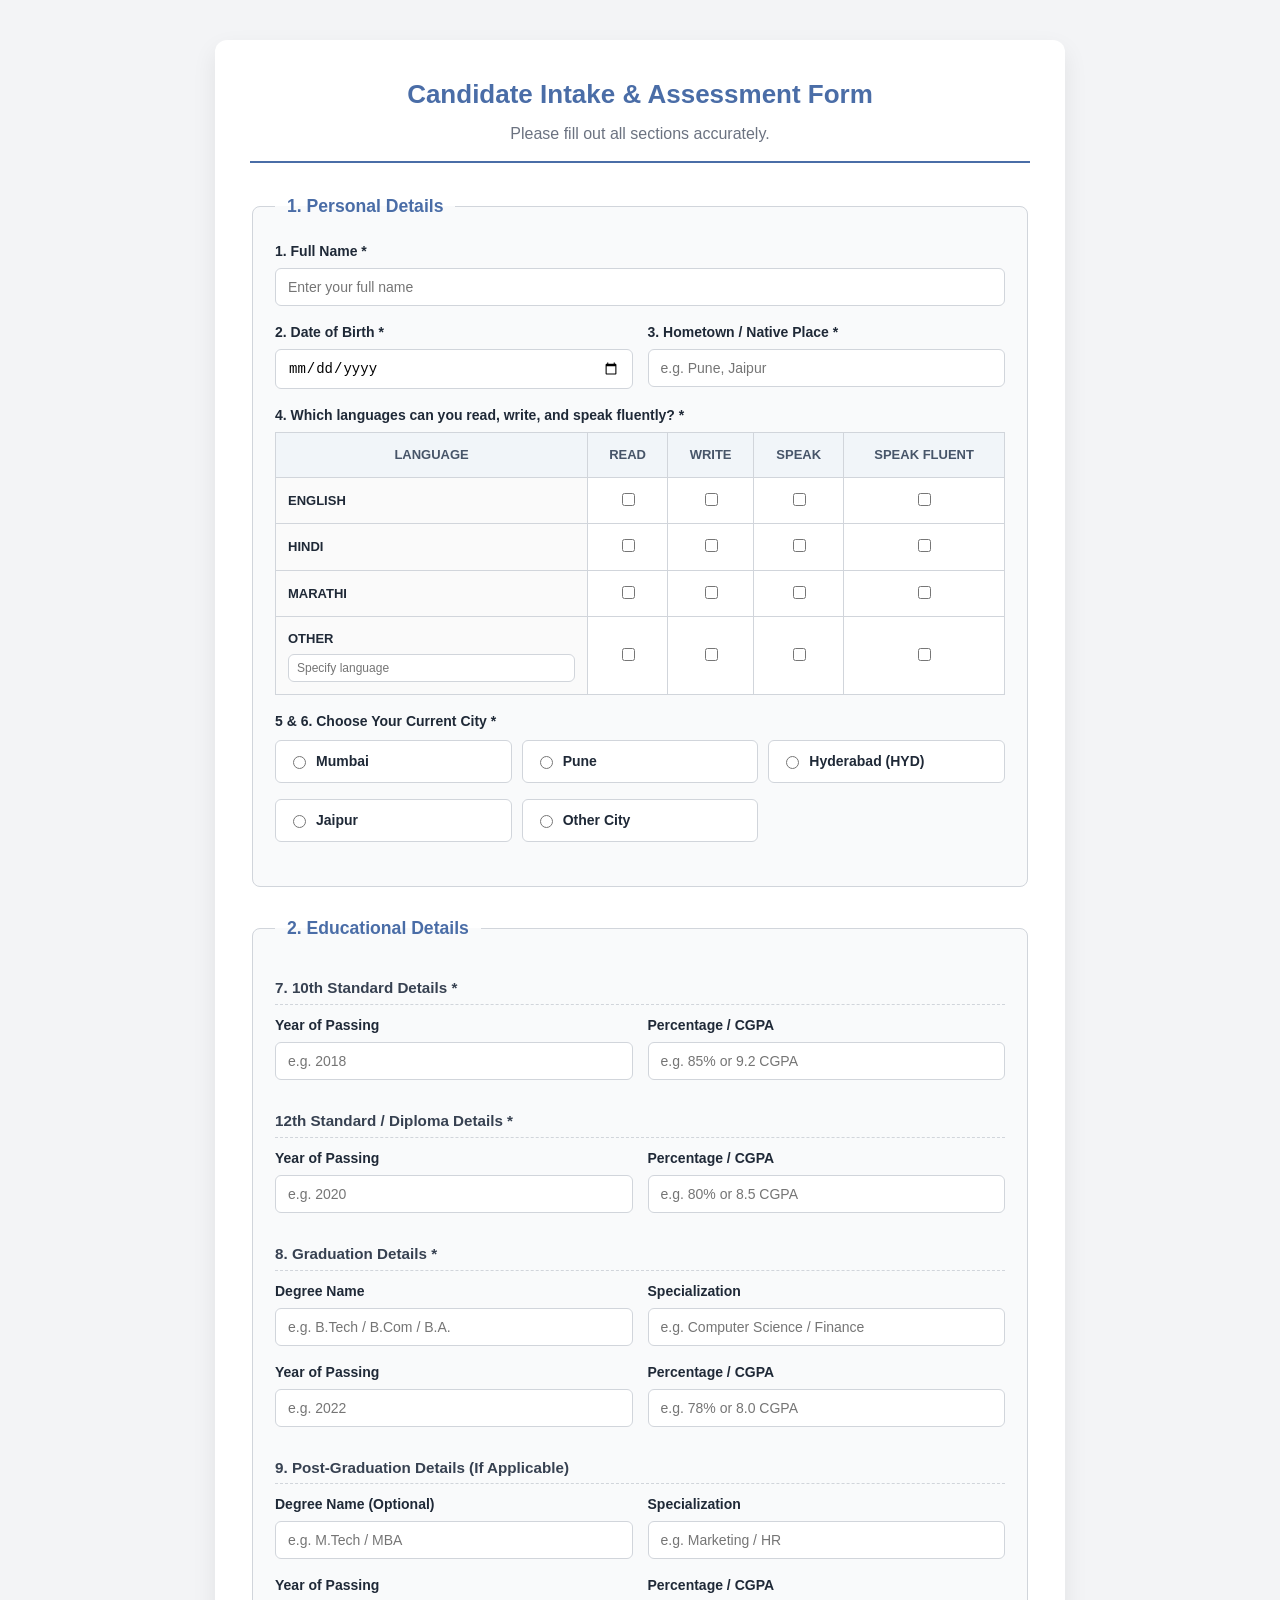
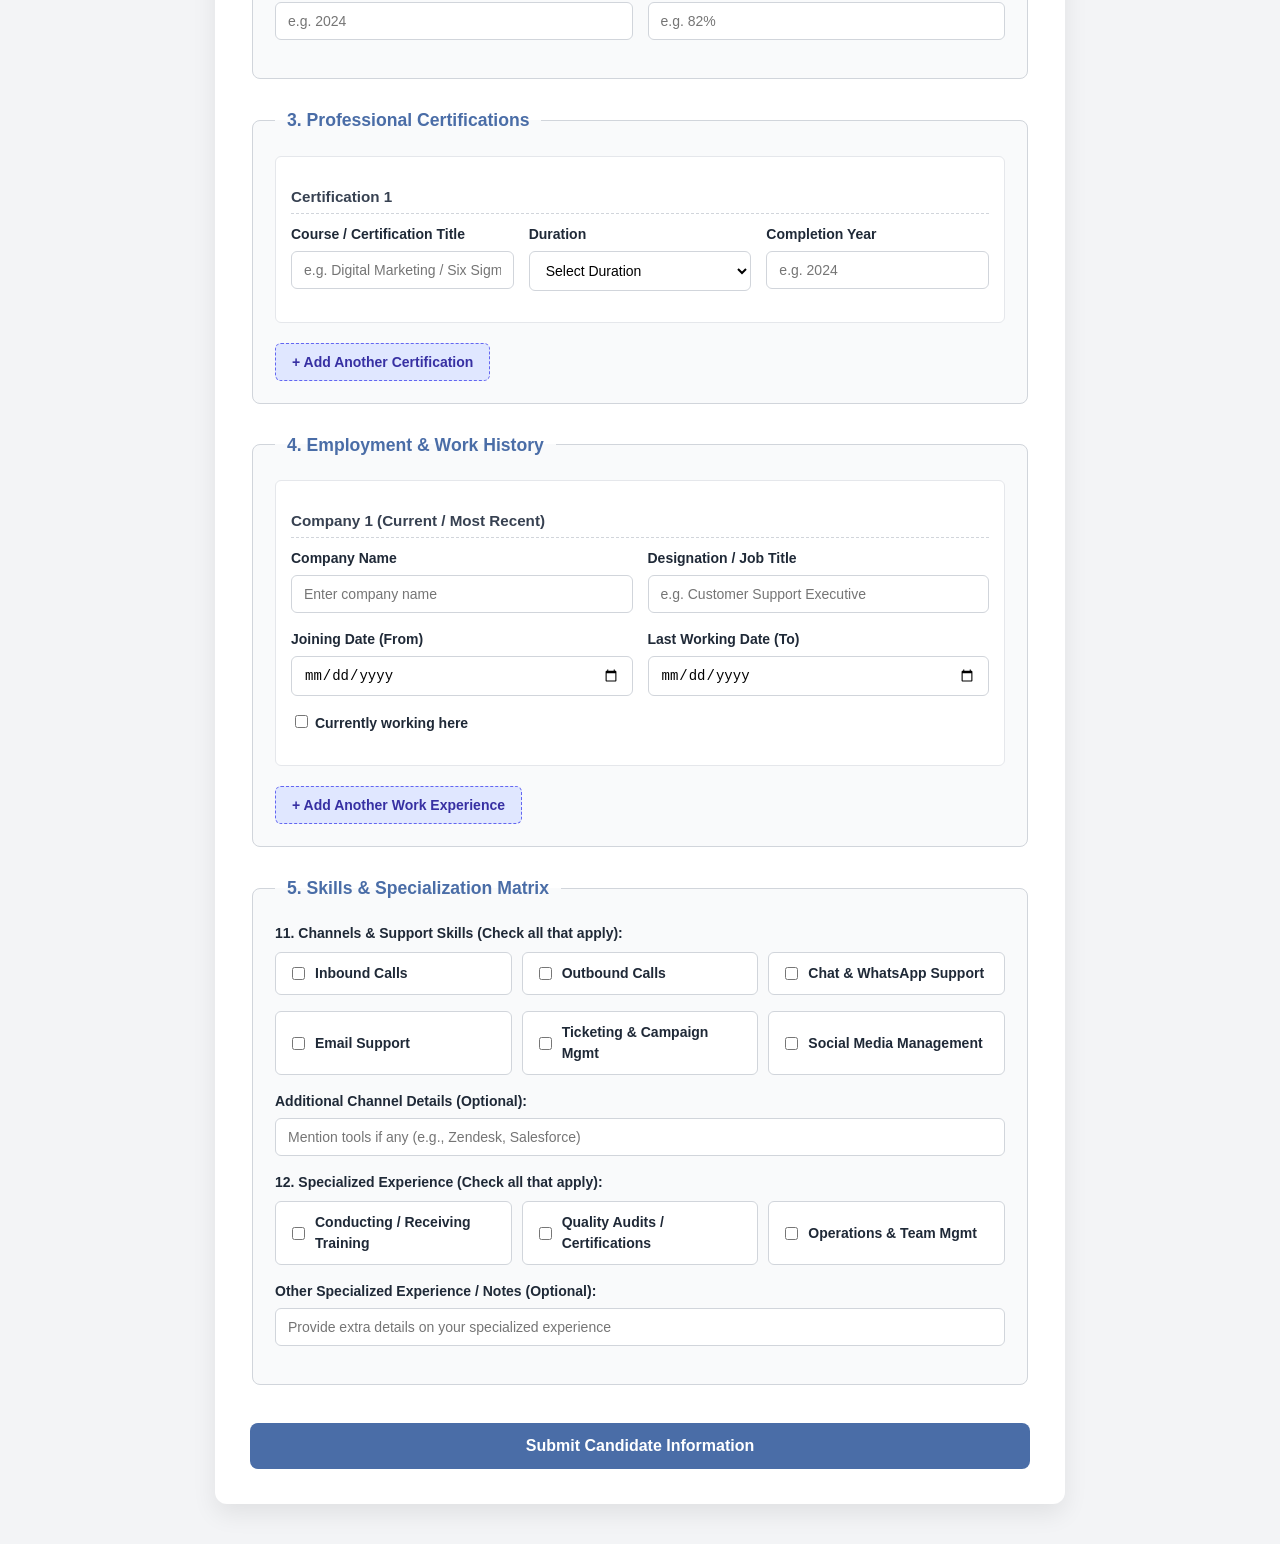
<file: index.html>
<!DOCTYPE html>
<html lang="en">
<head>
    <meta charset="UTF-8">
    <meta name="viewport" content="width=device-width, initial-scale=1.0">
    <title>Candidate Evaluation & Application Form</title>
    <link rel="stylesheet" href="style.css">
</head>
<body>

<div class="container">
    <div class="form-header">
        <h1>Candidate Intake & Assessment Form</h1>
        <p>Please fill out all sections accurately.</p>
    </div>

    <form id="candidateForm">

        <!-- 1. Demographics -->
        <fieldset>
            <legend>1. Personal Details</legend>
            <div class="form-group">
                <label for="fullName">1. Full Name *</label>
                <input type="text" id="fullName" name="fullName" placeholder="Enter your full name" required>
            </div>

            <div class="form-row">
                <div class="form-group col">
                    <label for="dob">2. Date of Birth *</label>
                    <input type="date" id="dob" name="dob" required>
                </div>
                <div class="form-group col">
                    <label for="nativePlace">3. Hometown / Native Place *</label>
                    <input type="text" id="nativePlace" name="nativePlace" placeholder="e.g. Pune, Jaipur" required>
                </div>
            </div>

            <!-- 4. Language Matrix -->
            <div class="form-group">
                <label>4. Which languages can you read, write, and speak fluently? *</label>
                <div class="table-responsive">
                    <table class="matrix-table">
                        <thead>
                            <tr>
                                <th>LANGUAGE</th>
                                <th>READ</th>
                                <th>WRITE</th>
                                <th>SPEAK</th>
                                <th>SPEAK FLUENT</th>
                            </tr>
                        </thead>
                        <tbody>
                            <tr>
                                <td><strong>ENGLISH</strong></td>
                                <td><input type="checkbox" name="lang_english" value="Read"></td>
                                <td><input type="checkbox" name="lang_english" value="Write"></td>
                                <td><input type="checkbox" name="lang_english" value="Speak"></td>
                                <td><input type="checkbox" name="lang_english" value="Speak Fluent"></td>
                            </tr>
                            <tr>
                                <td><strong>HINDI</strong></td>
                                <td><input type="checkbox" name="lang_hindi" value="Read"></td>
                                <td><input type="checkbox" name="lang_hindi" value="Write"></td>
                                <td><input type="checkbox" name="lang_hindi" value="Speak"></td>
                                <td><input type="checkbox" name="lang_hindi" value="Speak Fluent"></td>
                            </tr>
                            <tr>
                                <td><strong>MARATHI</strong></td>
                                <td><input type="checkbox" name="lang_marathi" value="Read"></td>
                                <td><input type="checkbox" name="lang_marathi" value="Write"></td>
                                <td><input type="checkbox" name="lang_marathi" value="Speak"></td>
                                <td><input type="checkbox" name="lang_marathi" value="Speak Fluent"></td>
                            </tr>
                            <tr>
                                <td>
                                    <strong>OTHER</strong>
                                    <input type="text" id="otherLangName" name="otherLangName" placeholder="Specify language" class="inline-input">
                                </td>
                                <td><input type="checkbox" name="lang_other" value="Read"></td>
                                <td><input type="checkbox" name="lang_other" value="Write"></td>
                                <td><input type="checkbox" name="lang_other" value="Speak"></td>
                                <td><input type="checkbox" name="lang_other" value="Speak Fluent"></td>
                            </tr>
                        </tbody>
                    </table>
                </div>
            </div>

            <!-- 5 & 6. Choose City -->
            <div class="form-group">
                <label>5 & 6. Choose Your Current City *</label>
                <div class="radio-grid">
                    <label class="radio-card">
                        <input type="radio" name="citySelection" value="Mumbai" required onclick="toggleOtherCity(false)">
                        <span>Mumbai</span>
                    </label>
                    <label class="radio-card">
                        <input type="radio" name="citySelection" value="Pune" onclick="toggleOtherCity(false)">
                        <span>Pune</span>
                    </label>
                    <label class="radio-card">
                        <input type="radio" name="citySelection" value="HYD" onclick="toggleOtherCity(false)">
                        <span>Hyderabad (HYD)</span>
                    </label>
                    <label class="radio-card">
                        <input type="radio" name="citySelection" value="Jaipur" onclick="toggleOtherCity(false)">
                        <span>Jaipur</span>
                    </label>
                    <label class="radio-card">
                        <input type="radio" name="citySelection" value="Other" onclick="toggleOtherCity(true)">
                        <span>Other City</span>
                    </label>
                </div>
                <div id="otherCityContainer" class="form-group hidden" style="margin-top: 12px;">
                    <label for="otherCityInput">If Not Any Of Them, Please Specify City:</label>
                    <input type="text" id="otherCityInput" name="otherCityInput" placeholder="Enter your city name">
                </div>
            </div>
        </fieldset>

        <!-- 2. Education -->
        <fieldset>
            <legend>2. Educational Details</legend>

            <!-- 7. 10th Standard -->
            <div class="section-subtitle">7. 10th Standard Details *</div>
            <div class="form-row">
                <div class="form-group col">
                    <label for="edu10thYear">Year of Passing</label>
                    <input type="number" id="edu10thYear" name="edu10thYear" placeholder="e.g. 2018" min="1980" max="2030" required>
                </div>
                <div class="form-group col">
                    <label for="edu10thScore">Percentage / CGPA</label>
                    <input type="text" id="edu10thScore" name="edu10thScore" placeholder="e.g. 85% or 9.2 CGPA" required>
                </div>
            </div>

            <!-- 12th Standard / Diploma Details -->
            <div class="section-subtitle">12th Standard / Diploma Details *</div>
            <div class="form-row">
                <div class="form-group col">
                    <label for="edu12thYear">Year of Passing</label>
                    <input type="number" id="edu12thYear" name="edu12thYear" placeholder="e.g. 2020" min="1980" max="2030" required>
                </div>
                <div class="form-group col">
                    <label for="edu12thScore">Percentage / CGPA</label>
                    <input type="text" id="edu12thScore" name="edu12thScore" placeholder="e.g. 80% or 8.5 CGPA" required>
                </div>
            </div>

            <!-- 8. Graduation -->
            <div class="section-subtitle">8. Graduation Details *</div>
            <div class="form-row">
                <div class="form-group col">
                    <label for="degreeName">Degree Name</label>
                    <input type="text" id="degreeName" name="degreeName" placeholder="e.g. B.Tech / B.Com / B.A." required>
                </div>
                <div class="form-group col">
                    <label for="degreeSpec">Specialization</label>
                    <input type="text" id="degreeSpec" name="degreeSpec" placeholder="e.g. Computer Science / Finance" required>
                </div>
            </div>
            <div class="form-row">
                <div class="form-group col">
                    <label for="degreeYear">Year of Passing</label>
                    <input type="number" id="degreeYear" name="degreeYear" placeholder="e.g. 2022" min="1980" max="2030" required>
                </div>
                <div class="form-group col">
                    <label for="degreeScore">Percentage / CGPA</label>
                    <input type="text" id="degreeScore" name="degreeScore" placeholder="e.g. 78% or 8.0 CGPA" required>
                </div>
            </div>

            <!-- 9. Post-Graduation -->
            <div class="section-subtitle">9. Post-Graduation Details (If Applicable)</div>
            <div class="form-row">
                <div class="form-group col">
                    <label for="pgName">Degree Name (Optional)</label>
                    <input type="text" id="pgName" name="pgName" placeholder="e.g. M.Tech / MBA">
                </div>
                <div class="form-group col">
                    <label for="pgSpec">Specialization</label>
                    <input type="text" id="pgSpec" name="pgSpec" placeholder="e.g. Marketing / HR">
                </div>
            </div>
            <div class="form-row">
                <div class="form-group col">
                    <label for="pgYear">Year of Passing</label>
                    <input type="number" id="pgYear" name="pgYear" placeholder="e.g. 2024" min="1980" max="2030">
                </div>
                <div class="form-group col">
                    <label for="pgScore">Percentage / CGPA</label>
                    <input type="text" id="pgScore" name="pgScore" placeholder="e.g. 82%">
                </div>
            </div>
        </fieldset>

        <!-- 3. SEPARATE FIELDSET FOR PROFESSIONAL CERTIFICATIONS -->
        <fieldset>
            <legend>3. Professional Certifications</legend>
            
            <!-- Certification 1 (Always Visible) -->
            <div class="dynamic-block" id="certBlock1">
                <div class="section-subtitle">Certification 1</div>
                <div class="form-row">
                    <div class="form-group col">
                        <label for="certName1">Course / Certification Title</label>
                        <input type="text" id="certName1" name="certName1" placeholder="e.g. Digital Marketing / Six Sigma">
                    </div>
                    <div class="form-group col">
                        <label for="certDuration1">Duration</label>
                        <select id="certDuration1" name="certDuration1">
                            <option value="">Select Duration</option>
                            <option value="1-3 Months">1 - 3 Months</option>
                            <option value="6 Months">6 Months</option>
                            <option value="1 Year">1 Year</option>
                            <option value="1+ Year">More than 1 Year</option>
                        </select>
                    </div>
                    <div class="form-group col">
                        <label for="certYear1">Completion Year</label>
                        <input type="number" id="certYear1" name="certYear1" placeholder="e.g. 2024" min="1980" max="2030">
                    </div>
                </div>
            </div>

            <!-- Certification 2 (Hidden by default) -->
            <div class="dynamic-block hidden" id="certBlock2">
                <div class="block-header">
                    <div class="section-subtitle">Certification 2</div>
                    <button type="button" class="btn-remove" onclick="removeCertBlock(2)">✕ Remove</button>
                </div>
                <div class="form-row">
                    <div class="form-group col">
                        <label for="certName2">Course / Certification Title</label>
                        <input type="text" id="certName2" name="certName2" placeholder="e.g. Quality Assurance">
                    </div>
                    <div class="form-group col">
                        <label for="certDuration2">Duration</label>
                        <select id="certDuration2" name="certDuration2">
                            <option value="">Select Duration</option>
                            <option value="1-3 Months">1 - 3 Months</option>
                            <option value="6 Months">6 Months</option>
                            <option value="1 Year">1 Year</option>
                            <option value="1+ Year">More than 1 Year</option>
                        </select>
                    </div>
                    <div class="form-group col">
                        <label for="certYear2">Completion Year</label>
                        <input type="number" id="certYear2" name="certYear2" placeholder="e.g. 2024" min="1980" max="2030">
                    </div>
                </div>
            </div>

            <!-- Certification 3 (Hidden by default) -->
            <div class="dynamic-block hidden" id="certBlock3">
                <div class="block-header">
                    <div class="section-subtitle">Certification 3</div>
                    <button type="button" class="btn-remove" onclick="removeCertBlock(3)">✕ Remove</button>
                </div>
                <div class="form-row">
                    <div class="form-group col">
                        <label for="certName3">Course / Certification Title</label>
                        <input type="text" id="certName3" name="certName3" placeholder="e.g. Data Analytics">
                    </div>
                    <div class="form-group col">
                        <label for="certDuration3">Duration</label>
                        <select id="certDuration3" name="certDuration3">
                            <option value="">Select Duration</option>
                            <option value="1-3 Months">1 - 3 Months</option>
                            <option value="6 Months">6 Months</option>
                            <option value="1 Year">1 Year</option>
                            <option value="1+ Year">More than 1 Year</option>
                        </select>
                    </div>
                    <div class="form-group col">
                        <label for="certYear3">Completion Year</label>
                        <input type="number" id="certYear3" name="certYear3" placeholder="e.g. 2024" min="1980" max="2030">
                    </div>
                </div>
            </div>

            <button type="button" class="btn-add" id="addCertBtn" onclick="addCertBlock()">+ Add Another Certification</button>
        </fieldset>

        <!-- 4. SEPARATE FIELDSET FOR EMPLOYMENT & WORK HISTORY -->
        <fieldset>
            <legend>4. Employment & Work History</legend>

            <!-- Company 1 (Always Visible) -->
            <div class="dynamic-block" id="empBlock1">
                <div class="section-subtitle">Company 1 (Current / Most Recent)</div>
                <div class="form-row">
                    <div class="form-group col">
                        <label for="companyName1">Company Name</label>
                        <input type="text" id="companyName1" name="companyName1" placeholder="Enter company name">
                    </div>
                    <div class="form-group col">
                        <label for="jobTitle1">Designation / Job Title</label>
                        <input type="text" id="jobTitle1" name="jobTitle1" placeholder="e.g. Customer Support Executive">
                    </div>
                </div>
                <div class="form-row">
                    <div class="form-group col">
                        <label for="startDate1">Joining Date (From)</label>
                        <input type="date" id="startDate1" name="startDate1">
                    </div>
                    <div class="form-group col">
                        <label for="endDate1">Last Working Date (To)</label>
                        <input type="date" id="endDate1" name="endDate1">
                    </div>
                </div>
                <div class="form-group">
                    <label class="checkbox-inline">
                        <input type="checkbox" id="currentlyWorking1" name="currentlyWorking1" onclick="toggleEndDate(this, 'endDate1')">
                        <span>Currently working here</span>
                    </label>
                </div>
            </div>

            <!-- Company 2 (Hidden by default) -->
            <div class="dynamic-block hidden" id="empBlock2">
                <div class="block-header">
                    <div class="section-subtitle">Company 2 (Previous)</div>
                    <button type="button" class="btn-remove" onclick="removeEmpBlock(2)">✕ Remove</button>
                </div>
                <div class="form-row">
                    <div class="form-group col">
                        <label for="companyName2">Company Name</label>
                        <input type="text" id="companyName2" name="companyName2" placeholder="Enter company name">
                    </div>
                    <div class="form-group col">
                        <label for="jobTitle2">Designation / Job Title</label>
                        <input type="text" id="jobTitle2" name="jobTitle2" placeholder="e.g. Process Associate">
                    </div>
                </div>
                <div class="form-row">
                    <div class="form-group col">
                        <label for="startDate2">Joining Date (From)</label>
                        <input type="date" id="startDate2" name="startDate2">
                    </div>
                    <div class="form-group col">
                        <label for="endDate2">Last Working Date (To)</label>
                        <input type="date" id="endDate2" name="endDate2">
                    </div>
                </div>
            </div>

            <!-- Company 3 (Hidden by default) -->
            <div class="dynamic-block hidden" id="empBlock3">
                <div class="block-header">
                    <div class="section-subtitle">Company 3 (Previous)</div>
                    <button type="button" class="btn-remove" onclick="removeEmpBlock(3)">✕ Remove</button>
                </div>
                <div class="form-row">
                    <div class="form-group col">
                        <label for="companyName3">Company Name</label>
                        <input type="text" id="companyName3" name="companyName3" placeholder="Enter company name">
                    </div>
                    <div class="form-group col">
                        <label for="jobTitle3">Designation / Job Title</label>
                        <input type="text" id="jobTitle3" name="jobTitle3" placeholder="e.g. Trainee">
                    </div>
                </div>
                <div class="form-row">
                    <div class="form-group col">
                        <label for="startDate3">Joining Date (From)</label>
                        <input type="date" id="startDate3" name="startDate3">
                    </div>
                    <div class="form-group col">
                        <label for="endDate3">Last Working Date (To)</label>
                        <input type="date" id="endDate3" name="endDate3">
                    </div>
                </div>
            </div>

            <button type="button" class="btn-add" id="addEmpBtn" onclick="addEmpBlock()">+ Add Another Work Experience</button>
        </fieldset>

        <!-- 5. SKILLS MATRIX -->
        <fieldset>
            <legend>5. Skills & Specialization Matrix</legend>
            
            <div class="form-group">
                <label>11. Channels & Support Skills (Check all that apply):</label>
                <div class="checkbox-grid">
                    <label class="checkbox-card"><input type="checkbox" name="channels" value="Inbound Calls"> Inbound Calls</label>
                    <label class="checkbox-card"><input type="checkbox" name="channels" value="Outbound Calls"> Outbound Calls</label>
                    <label class="checkbox-card"><input type="checkbox" name="channels" value="Chat & WhatsApp Support"> Chat & WhatsApp Support</label>
                    <label class="checkbox-card"><input type="checkbox" name="channels" value="Email Support"> Email Support</label>
                    <label class="checkbox-card"><input type="checkbox" name="channels" value="Ticketing & Campaign Mgmt"> Ticketing & Campaign Mgmt</label>
                    <label class="checkbox-card"><input type="checkbox" name="channels" value="Social Media Management"> Social Media Management</label>
                </div>
                <div class="form-group" style="margin-top: 10px;">
                    <label for="channelDetails">Additional Channel Details (Optional):</label>
                    <input type="text" id="channelDetails" name="channelDetails" placeholder="Mention tools if any (e.g., Zendesk, Salesforce)">
                </div>
            </div>

            <div class="form-group">
                <label>12. Specialized Experience (Check all that apply):</label>
                <div class="checkbox-grid">
                    <label class="checkbox-card"><input type="checkbox" name="specializedExp" value="Conducting / Receiving Training"> Conducting / Receiving Training</label>
                    <label class="checkbox-card"><input type="checkbox" name="specializedExp" value="Quality Audits / Quality Certifications"> Quality Audits / Certifications</label>
                    <label class="checkbox-card"><input type="checkbox" name="specializedExp" value="Operations & Team Mgmt"> Operations & Team Mgmt</label>
                </div>
                <div class="form-group" style="margin-top: 10px;">
                    <label for="specializedDetails">Other Specialized Experience / Notes (Optional):</label>
                    <input type="text" id="specializedDetails" name="specializedDetails" placeholder="Provide extra details on your specialized experience">
                </div>
            </div>
        </fieldset>

        <button type="submit" id="submitBtn">Submit Candidate Information</button>
    </form>

    <div id="status-message"></div>
</div>

<script>
    const SHEETDB_URL = 'https://sheetdb.io/api/v1/zm8cirmcijdrq';

    // Certification Dynamic Show/Hide Logic
    let certCount = 1;
    function addCertBlock() {
        if (certCount < 3) {
            certCount++;
            document.getElementById(`certBlock${certCount}`).classList.remove('hidden');
            if (certCount === 3) {
                document.getElementById('addCertBtn').style.display = 'none';
            }
        }
    }
    function removeCertBlock(num) {
        document.getElementById(`certBlock${num}`).classList.add('hidden');
        document.getElementById(`certName${num}`).value = '';
        document.getElementById(`certDuration${num}`).value = '';
        document.getElementById(`certYear${num}`).value = '';
        certCount--;
        document.getElementById('addCertBtn').style.display = 'inline-block';
    }

    // Employment Dynamic Show/Hide Logic
    let empCount = 1;
    function addEmpBlock() {
        if (empCount < 3) {
            empCount++;
            document.getElementById(`empBlock${empCount}`).classList.remove('hidden');
            if (empCount === 3) {
                document.getElementById('addEmpBtn').style.display = 'none';
            }
        }
    }
    function removeEmpBlock(num) {
        document.getElementById(`empBlock${num}`).classList.add('hidden');
        document.getElementById(`companyName${num}`).value = '';
        document.getElementById(`jobTitle${num}`).value = '';
        document.getElementById(`startDate${num}`).value = '';
        document.getElementById(`endDate${num}`).value = '';
        empCount--;
        document.getElementById('addEmpBtn').style.display = 'inline-block';
    }

    function toggleOtherCity(isOther) {
        const container = document.getElementById('otherCityContainer');
        const input = document.getElementById('otherCityInput');
        if (isOther) {
            container.classList.remove('hidden');
            input.required = true;
        } else {
            container.classList.add('hidden');
            input.required = false;
            input.value = '';
        }
    }

    function toggleEndDate(checkbox, targetId) {
        const endDateInput = document.getElementById(targetId);
        if (checkbox.checked) {
            endDateInput.value = '';
            endDateInput.disabled = true;
        } else {
            endDateInput.disabled = false;
        }
    }

    const form = document.getElementById('candidateForm');
    const submitBtn = document.getElementById('submitBtn');
    const statusMsg = document.getElementById('status-message');

    form.addEventListener('submit', e => {
        e.preventDefault();

        submitBtn.disabled = true;
        submitBtn.innerText = 'Submitting...';
        statusMsg.style.display = 'none';

        const dataObj = {
            fullName: document.getElementById('fullName').value.trim(),
            dob: document.getElementById('dob').value,
            nativePlace: document.getElementById('nativePlace').value.trim(),
            city: getCityValue(),

            // Education
            edu10thYear: document.getElementById('edu10thYear').value,
            edu10thScore: document.getElementById('edu10thScore').value.trim(),
            edu12thYear: document.getElementById('edu12thYear').value,
            edu12thScore: document.getElementById('edu12thScore').value.trim(),
            degreeName: document.getElementById('degreeName').value.trim(),
            degreeSpec: document.getElementById('degreeSpec').value.trim(),
            degreeYear: document.getElementById('degreeYear').value,
            degreeScore: document.getElementById('degreeScore').value.trim(),
            pgName: document.getElementById('pgName').value.trim(),
            pgSpec: document.getElementById('pgSpec').value.trim(),
            pgYear: document.getElementById('pgYear').value,
            pgScore: document.getElementById('pgScore').value.trim(),

            // Certifications (1, 2, 3)
            certName1: document.getElementById('certName1').value.trim(),
            certDuration1: document.getElementById('certDuration1').value,
            certYear1: document.getElementById('certYear1').value,
            certName2: document.getElementById('certName2').value.trim(),
            certDuration2: document.getElementById('certDuration2').value,
            certYear2: document.getElementById('certYear2').value,
            certName3: document.getElementById('certName3').value.trim(),
            certDuration3: document.getElementById('certDuration3').value,
            certYear3: document.getElementById('certYear3').value,

            // Employment (1, 2, 3)
            companyName1: document.getElementById('companyName1').value.trim(),
            jobTitle1: document.getElementById('jobTitle1').value.trim(),
            startDate1: document.getElementById('startDate1').value,
            endDate1: document.getElementById('currentlyWorking1').checked ? 'Present' : document.getElementById('endDate1').value,
            
            companyName2: document.getElementById('companyName2').value.trim(),
            jobTitle2: document.getElementById('jobTitle2').value.trim(),
            startDate2: document.getElementById('startDate2').value,
            endDate2: document.getElementById('endDate2').value,

            companyName3: document.getElementById('companyName3').value.trim(),
            jobTitle3: document.getElementById('jobTitle3').value.trim(),
            startDate3: document.getElementById('startDate3').value,
            endDate3: document.getElementById('endDate3').value,

            // Skills & Languages
            channels: getCheckedValues('channels'),
            channelDetails: document.getElementById('channelDetails').value.trim(),
            specializedExp: getCheckedValues('specializedExp'),
            specializedDetails: document.getElementById('specializedDetails').value.trim(),
            languages: getFormattedLanguages()
        };

        fetch(SHEETDB_URL, {
            method: 'POST',
            headers: { 'Content-Type': 'application/json' },
            body: JSON.stringify({ data: [dataObj] })
        })
        .then(res => res.json())
        .then(data => {
            statusMsg.className = 'status-box success';
            statusMsg.innerText = 'Form submitted successfully! Your data has been recorded.';
            statusMsg.style.display = 'block';
            form.reset();
            toggleOtherCity(false);
            submitBtn.disabled = false;
            submitBtn.innerText = 'Submit Candidate Information';
        })
        .catch(err => {
            statusMsg.className = 'status-box error';
            statusMsg.innerText = 'Error submitting form. Please verify connection.';
            statusMsg.style.display = 'block';
            submitBtn.disabled = false;
            submitBtn.innerText = 'Submit Candidate Information';
        });
    });

    function getCityValue() {
        const selected = document.querySelector('input[name="citySelection"]:checked');
        if (!selected) return '';
        if (selected.value === 'Other') {
            const customCity = document.getElementById('otherCityInput').value.trim();
            return customCity ? `Other (${customCity})` : 'Other';
        }
        return selected.value;
    }

    function getCheckedValues(name) {
        return Array.from(document.querySelectorAll(`input[name="${name}"]:checked`))
            .map(cb => cb.value)
            .join(', ');
    }

    function getFormattedLanguages() {
        const languages = [
            { key: 'lang_english', name: 'English' },
            { key: 'lang_hindi', name: 'Hindi' },
            { key: 'lang_marathi', name: 'Marathi' }
        ];
        let results = [];
        languages.forEach(lang => {
            const checked = Array.from(document.querySelectorAll(`input[name="${lang.key}"]:checked`)).map(cb => cb.value);
            if (checked.length > 0) results.push(`${lang.name} (${checked.join(', ')})`);
        });
        const otherName = document.getElementById('otherLangName').value.trim();
        const otherChecked = Array.from(document.querySelectorAll('input[name="lang_other"]:checked')).map(cb => cb.value);
        if (otherChecked.length > 0 || otherName) {
            const nameLabel = otherName ? `Other - ${otherName}` : 'Other';
            results.push(`${nameLabel} (${otherChecked.join(', ')})`);
        }
        return results.join('; ');
    }
</script>

</body>
</html>
</file>
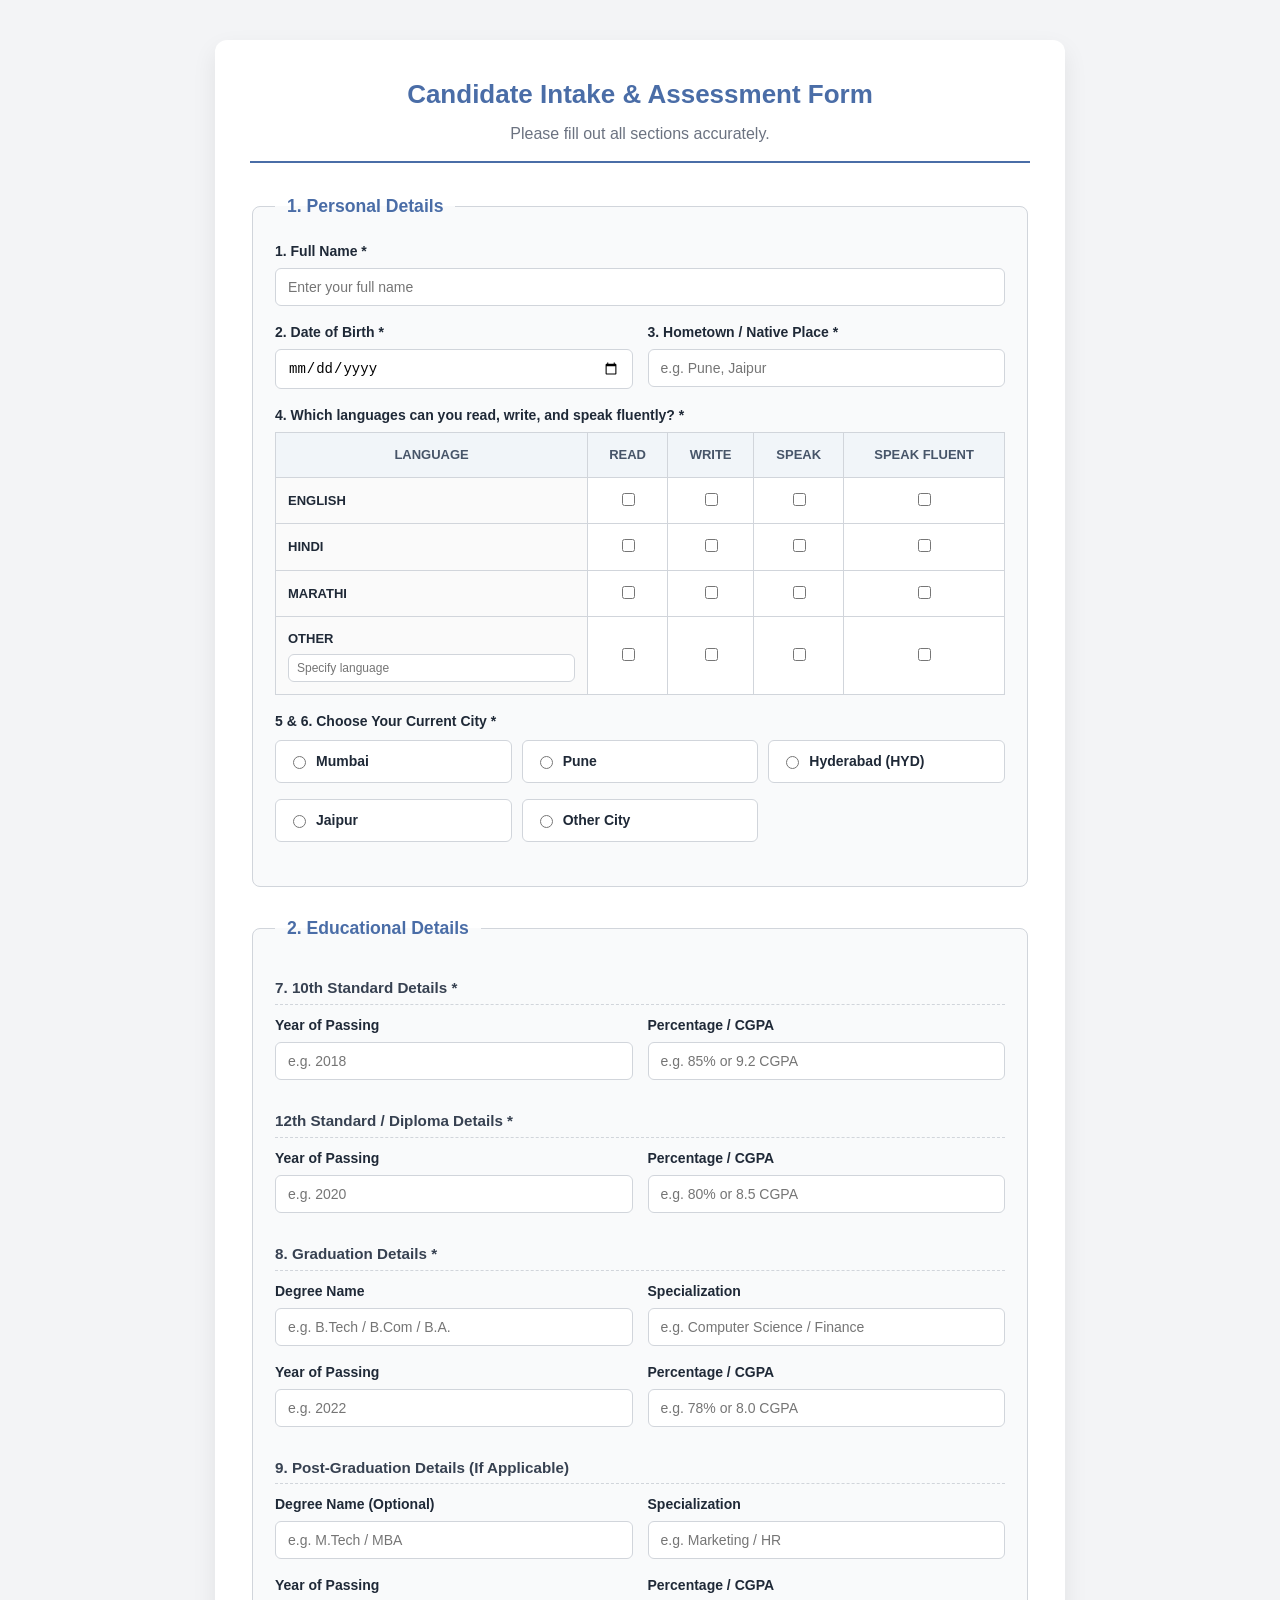
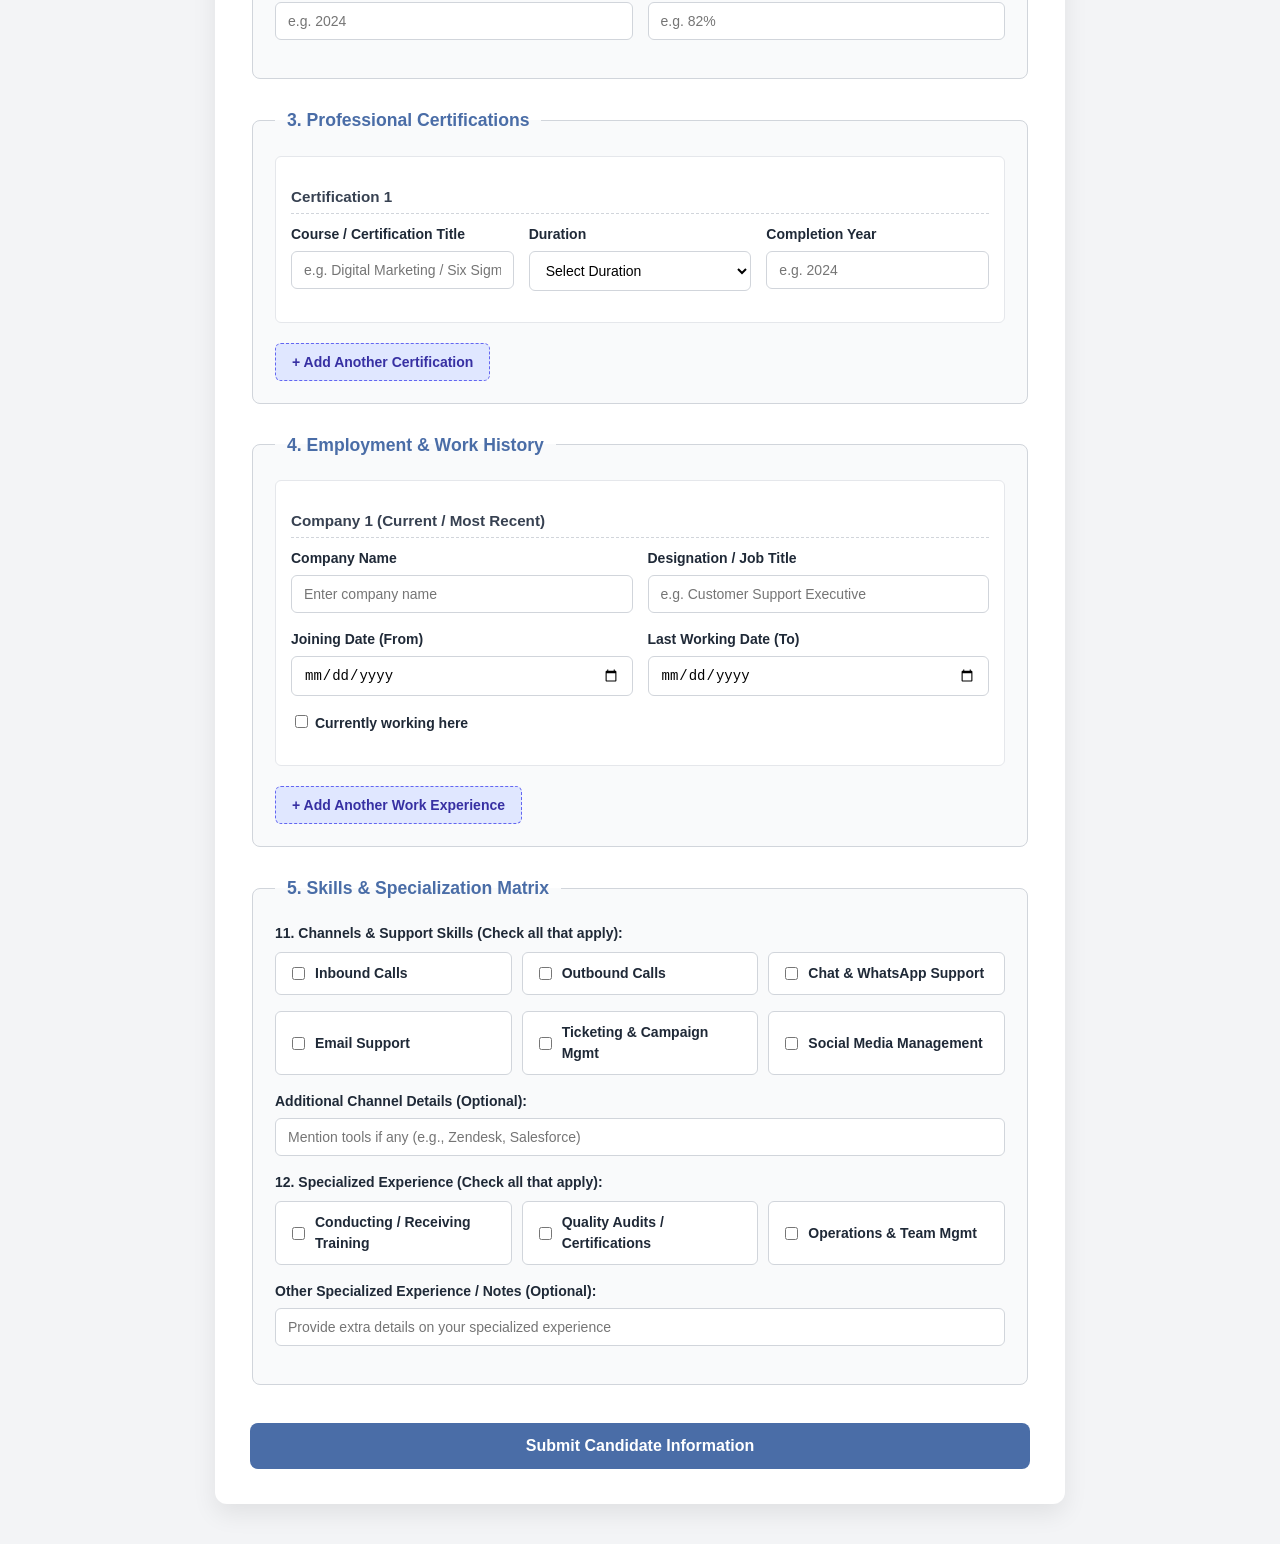
<file: Extra_Stuff/index.html>
<!DOCTYPE html>
<html lang="en">
<head>
    <meta charset="UTF-8">
    <meta name="viewport" content="width=device-width, initial-scale=1.0">
    <title>Candidate Evaluation & Application Form</title>
    <link rel="stylesheet" href="style.css">
</head>
<body>

<div class="container">
    <div class="form-header">
        <h1>Candidate Intake & Assessment Form</h1>
        <p>Please fill out all sections accurately.</p>
    </div>

    <form id="candidateForm">

        <!-- 1. Demographics -->
        <fieldset>
            <legend>1. Personal Details</legend>
            <div class="form-group">
                <label for="fullName">1. Full Name *</label>
                <input type="text" id="fullName" name="fullName" placeholder="Enter your full name" required>
            </div>

            <div class="form-row">
                <div class="form-group col">
                    <label for="dob">2. Date of Birth *</label>
                    <input type="date" id="dob" name="dob" required>
                </div>
                <div class="form-group col">
                    <label for="nativePlace">3. Hometown / Native Place *</label>
                    <input type="text" id="nativePlace" name="nativePlace" placeholder="e.g. Pune, Jaipur" required>
                </div>
            </div>

            <!-- 4. Language Matrix -->
            <div class="form-group">
                <label>4. Which languages can you read, write, and speak fluently? *</label>
                <div class="table-responsive">
                    <table class="matrix-table">
                        <thead>
                            <tr>
                                <th>LANGUAGE</th>
                                <th>READ</th>
                                <th>WRITE</th>
                                <th>SPEAK</th>
                                <th>SPEAK FLUENT</th>
                            </tr>
                        </thead>
                        <tbody>
                            <tr>
                                <td><strong>ENGLISH</strong></td>
                                <td><input type="checkbox" name="lang_english" value="Read"></td>
                                <td><input type="checkbox" name="lang_english" value="Write"></td>
                                <td><input type="checkbox" name="lang_english" value="Speak"></td>
                                <td><input type="checkbox" name="lang_english" value="Speak Fluent"></td>
                            </tr>
                            <tr>
                                <td><strong>HINDI</strong></td>
                                <td><input type="checkbox" name="lang_hindi" value="Read"></td>
                                <td><input type="checkbox" name="lang_hindi" value="Write"></td>
                                <td><input type="checkbox" name="lang_hindi" value="Speak"></td>
                                <td><input type="checkbox" name="lang_hindi" value="Speak Fluent"></td>
                            </tr>
                            <tr>
                                <td><strong>MARATHI</strong></td>
                                <td><input type="checkbox" name="lang_marathi" value="Read"></td>
                                <td><input type="checkbox" name="lang_marathi" value="Write"></td>
                                <td><input type="checkbox" name="lang_marathi" value="Speak"></td>
                                <td><input type="checkbox" name="lang_marathi" value="Speak Fluent"></td>
                            </tr>
                            <tr>
                                <td>
                                    <strong>OTHER</strong>
                                    <input type="text" id="otherLangName" name="otherLangName" placeholder="Specify language" class="inline-input">
                                </td>
                                <td><input type="checkbox" name="lang_other" value="Read"></td>
                                <td><input type="checkbox" name="lang_other" value="Write"></td>
                                <td><input type="checkbox" name="lang_other" value="Speak"></td>
                                <td><input type="checkbox" name="lang_other" value="Speak Fluent"></td>
                            </tr>
                        </tbody>
                    </table>
                </div>
            </div>

            <!-- 5 & 6. Choose City -->
            <div class="form-group">
                <label>5 & 6. Choose Your Current City *</label>
                <div class="radio-grid">
                    <label class="radio-card">
                        <input type="radio" name="citySelection" value="Mumbai" required onclick="toggleOtherCity(false)">
                        <span>Mumbai</span>
                    </label>
                    <label class="radio-card">
                        <input type="radio" name="citySelection" value="Pune" onclick="toggleOtherCity(false)">
                        <span>Pune</span>
                    </label>
                    <label class="radio-card">
                        <input type="radio" name="citySelection" value="HYD" onclick="toggleOtherCity(false)">
                        <span>Hyderabad (HYD)</span>
                    </label>
                    <label class="radio-card">
                        <input type="radio" name="citySelection" value="Jaipur" onclick="toggleOtherCity(false)">
                        <span>Jaipur</span>
                    </label>
                    <label class="radio-card">
                        <input type="radio" name="citySelection" value="Other" onclick="toggleOtherCity(true)">
                        <span>Other City</span>
                    </label>
                </div>
                <div id="otherCityContainer" class="form-group hidden" style="margin-top: 12px;">
                    <label for="otherCityInput">If Not Any Of Them, Please Specify City:</label>
                    <input type="text" id="otherCityInput" name="otherCityInput" placeholder="Enter your city name">
                </div>
            </div>
        </fieldset>

        <!-- 2. Education -->
        <fieldset>
            <legend>2. Educational Details</legend>

            <!-- 7. 10th Standard -->
            <div class="section-subtitle">7. 10th Standard Details *</div>
            <div class="form-row">
                <div class="form-group col">
                    <label for="edu10thYear">Year of Passing</label>
                    <input type="number" id="edu10thYear" name="edu10thYear" placeholder="e.g. 2018" min="1980" max="2030" required>
                </div>
                <div class="form-group col">
                    <label for="edu10thScore">Percentage / CGPA</label>
                    <input type="text" id="edu10thScore" name="edu10thScore" placeholder="e.g. 85% or 9.2 CGPA" required>
                </div>
            </div>

            <!-- 12th Standard / Diploma Details -->
            <div class="section-subtitle">12th Standard / Diploma Details *</div>
            <div class="form-row">
                <div class="form-group col">
                    <label for="edu12thYear">Year of Passing</label>
                    <input type="number" id="edu12thYear" name="edu12thYear" placeholder="e.g. 2020" min="1980" max="2030" required>
                </div>
                <div class="form-group col">
                    <label for="edu12thScore">Percentage / CGPA</label>
                    <input type="text" id="edu12thScore" name="edu12thScore" placeholder="e.g. 80% or 8.5 CGPA" required>
                </div>
            </div>

            <!-- 8. Graduation -->
            <div class="section-subtitle">8. Graduation Details *</div>
            <div class="form-row">
                <div class="form-group col">
                    <label for="degreeName">Degree Name</label>
                    <input type="text" id="degreeName" name="degreeName" placeholder="e.g. B.Tech / B.Com / B.A." required>
                </div>
                <div class="form-group col">
                    <label for="degreeSpec">Specialization</label>
                    <input type="text" id="degreeSpec" name="degreeSpec" placeholder="e.g. Computer Science / Finance" required>
                </div>
            </div>
            <div class="form-row">
                <div class="form-group col">
                    <label for="degreeYear">Year of Passing</label>
                    <input type="number" id="degreeYear" name="degreeYear" placeholder="e.g. 2022" min="1980" max="2030" required>
                </div>
                <div class="form-group col">
                    <label for="degreeScore">Percentage / CGPA</label>
                    <input type="text" id="degreeScore" name="degreeScore" placeholder="e.g. 78% or 8.0 CGPA" required>
                </div>
            </div>

            <!-- 9. Post-Graduation -->
            <div class="section-subtitle">9. Post-Graduation Details (If Applicable)</div>
            <div class="form-row">
                <div class="form-group col">
                    <label for="pgName">Degree Name (Optional)</label>
                    <input type="text" id="pgName" name="pgName" placeholder="e.g. M.Tech / MBA">
                </div>
                <div class="form-group col">
                    <label for="pgSpec">Specialization</label>
                    <input type="text" id="pgSpec" name="pgSpec" placeholder="e.g. Marketing / HR">
                </div>
            </div>
            <div class="form-row">
                <div class="form-group col">
                    <label for="pgYear">Year of Passing</label>
                    <input type="number" id="pgYear" name="pgYear" placeholder="e.g. 2024" min="1980" max="2030">
                </div>
                <div class="form-group col">
                    <label for="pgScore">Percentage / CGPA</label>
                    <input type="text" id="pgScore" name="pgScore" placeholder="e.g. 82%">
                </div>
            </div>
        </fieldset>

        <!-- 3. SEPARATE FIELDSET FOR PROFESSIONAL CERTIFICATIONS -->
        <fieldset>
            <legend>3. Professional Certifications</legend>
            
            <!-- Certification 1 (Always Visible) -->
            <div class="dynamic-block" id="certBlock1">
                <div class="section-subtitle">Certification 1</div>
                <div class="form-row">
                    <div class="form-group col">
                        <label for="certName1">Course / Certification Title</label>
                        <input type="text" id="certName1" name="certName1" placeholder="e.g. Digital Marketing / Six Sigma">
                    </div>
                    <div class="form-group col">
                        <label for="certDuration1">Duration</label>
                        <select id="certDuration1" name="certDuration1">
                            <option value="">Select Duration</option>
                            <option value="1-3 Months">1 - 3 Months</option>
                            <option value="6 Months">6 Months</option>
                            <option value="1 Year">1 Year</option>
                            <option value="1+ Year">More than 1 Year</option>
                        </select>
                    </div>
                    <div class="form-group col">
                        <label for="certYear1">Completion Year</label>
                        <input type="number" id="certYear1" name="certYear1" placeholder="e.g. 2024" min="1980" max="2030">
                    </div>
                </div>
            </div>

            <!-- Certification 2 (Hidden by default) -->
            <div class="dynamic-block hidden" id="certBlock2">
                <div class="block-header">
                    <div class="section-subtitle">Certification 2</div>
                    <button type="button" class="btn-remove" onclick="removeCertBlock(2)">✕ Remove</button>
                </div>
                <div class="form-row">
                    <div class="form-group col">
                        <label for="certName2">Course / Certification Title</label>
                        <input type="text" id="certName2" name="certName2" placeholder="e.g. Quality Assurance">
                    </div>
                    <div class="form-group col">
                        <label for="certDuration2">Duration</label>
                        <select id="certDuration2" name="certDuration2">
                            <option value="">Select Duration</option>
                            <option value="1-3 Months">1 - 3 Months</option>
                            <option value="6 Months">6 Months</option>
                            <option value="1 Year">1 Year</option>
                            <option value="1+ Year">More than 1 Year</option>
                        </select>
                    </div>
                    <div class="form-group col">
                        <label for="certYear2">Completion Year</label>
                        <input type="number" id="certYear2" name="certYear2" placeholder="e.g. 2024" min="1980" max="2030">
                    </div>
                </div>
            </div>

            <!-- Certification 3 (Hidden by default) -->
            <div class="dynamic-block hidden" id="certBlock3">
                <div class="block-header">
                    <div class="section-subtitle">Certification 3</div>
                    <button type="button" class="btn-remove" onclick="removeCertBlock(3)">✕ Remove</button>
                </div>
                <div class="form-row">
                    <div class="form-group col">
                        <label for="certName3">Course / Certification Title</label>
                        <input type="text" id="certName3" name="certName3" placeholder="e.g. Data Analytics">
                    </div>
                    <div class="form-group col">
                        <label for="certDuration3">Duration</label>
                        <select id="certDuration3" name="certDuration3">
                            <option value="">Select Duration</option>
                            <option value="1-3 Months">1 - 3 Months</option>
                            <option value="6 Months">6 Months</option>
                            <option value="1 Year">1 Year</option>
                            <option value="1+ Year">More than 1 Year</option>
                        </select>
                    </div>
                    <div class="form-group col">
                        <label for="certYear3">Completion Year</label>
                        <input type="number" id="certYear3" name="certYear3" placeholder="e.g. 2024" min="1980" max="2030">
                    </div>
                </div>
            </div>

            <button type="button" class="btn-add" id="addCertBtn" onclick="addCertBlock()">+ Add Another Certification</button>
        </fieldset>

        <!-- 4. SEPARATE FIELDSET FOR EMPLOYMENT & WORK HISTORY -->
        <fieldset>
            <legend>4. Employment & Work History</legend>

            <!-- Company 1 (Always Visible) -->
            <div class="dynamic-block" id="empBlock1">
                <div class="section-subtitle">Company 1 (Current / Most Recent)</div>
                <div class="form-row">
                    <div class="form-group col">
                        <label for="companyName1">Company Name</label>
                        <input type="text" id="companyName1" name="companyName1" placeholder="Enter company name">
                    </div>
                    <div class="form-group col">
                        <label for="jobTitle1">Designation / Job Title</label>
                        <input type="text" id="jobTitle1" name="jobTitle1" placeholder="e.g. Customer Support Executive">
                    </div>
                </div>
                <div class="form-row">
                    <div class="form-group col">
                        <label for="startDate1">Joining Date (From)</label>
                        <input type="date" id="startDate1" name="startDate1">
                    </div>
                    <div class="form-group col">
                        <label for="endDate1">Last Working Date (To)</label>
                        <input type="date" id="endDate1" name="endDate1">
                    </div>
                </div>
                <div class="form-group">
                    <label class="checkbox-inline">
                        <input type="checkbox" id="currentlyWorking1" name="currentlyWorking1" onclick="toggleEndDate(this, 'endDate1')">
                        <span>Currently working here</span>
                    </label>
                </div>
            </div>

            <!-- Company 2 (Hidden by default) -->
            <div class="dynamic-block hidden" id="empBlock2">
                <div class="block-header">
                    <div class="section-subtitle">Company 2 (Previous)</div>
                    <button type="button" class="btn-remove" onclick="removeEmpBlock(2)">✕ Remove</button>
                </div>
                <div class="form-row">
                    <div class="form-group col">
                        <label for="companyName2">Company Name</label>
                        <input type="text" id="companyName2" name="companyName2" placeholder="Enter company name">
                    </div>
                    <div class="form-group col">
                        <label for="jobTitle2">Designation / Job Title</label>
                        <input type="text" id="jobTitle2" name="jobTitle2" placeholder="e.g. Process Associate">
                    </div>
                </div>
                <div class="form-row">
                    <div class="form-group col">
                        <label for="startDate2">Joining Date (From)</label>
                        <input type="date" id="startDate2" name="startDate2">
                    </div>
                    <div class="form-group col">
                        <label for="endDate2">Last Working Date (To)</label>
                        <input type="date" id="endDate2" name="endDate2">
                    </div>
                </div>
            </div>

            <!-- Company 3 (Hidden by default) -->
            <div class="dynamic-block hidden" id="empBlock3">
                <div class="block-header">
                    <div class="section-subtitle">Company 3 (Previous)</div>
                    <button type="button" class="btn-remove" onclick="removeEmpBlock(3)">✕ Remove</button>
                </div>
                <div class="form-row">
                    <div class="form-group col">
                        <label for="companyName3">Company Name</label>
                        <input type="text" id="companyName3" name="companyName3" placeholder="Enter company name">
                    </div>
                    <div class="form-group col">
                        <label for="jobTitle3">Designation / Job Title</label>
                        <input type="text" id="jobTitle3" name="jobTitle3" placeholder="e.g. Trainee">
                    </div>
                </div>
                <div class="form-row">
                    <div class="form-group col">
                        <label for="startDate3">Joining Date (From)</label>
                        <input type="date" id="startDate3" name="startDate3">
                    </div>
                    <div class="form-group col">
                        <label for="endDate3">Last Working Date (To)</label>
                        <input type="date" id="endDate3" name="endDate3">
                    </div>
                </div>
            </div>

            <button type="button" class="btn-add" id="addEmpBtn" onclick="addEmpBlock()">+ Add Another Work Experience</button>
        </fieldset>

        <!-- 5. SKILLS MATRIX -->
        <fieldset>
            <legend>5. Skills & Specialization Matrix</legend>
            
            <div class="form-group">
                <label>11. Channels & Support Skills (Check all that apply):</label>
                <div class="checkbox-grid">
                    <label class="checkbox-card"><input type="checkbox" name="channels" value="Inbound Calls"> Inbound Calls</label>
                    <label class="checkbox-card"><input type="checkbox" name="channels" value="Outbound Calls"> Outbound Calls</label>
                    <label class="checkbox-card"><input type="checkbox" name="channels" value="Chat & WhatsApp Support"> Chat & WhatsApp Support</label>
                    <label class="checkbox-card"><input type="checkbox" name="channels" value="Email Support"> Email Support</label>
                    <label class="checkbox-card"><input type="checkbox" name="channels" value="Ticketing & Campaign Mgmt"> Ticketing & Campaign Mgmt</label>
                    <label class="checkbox-card"><input type="checkbox" name="channels" value="Social Media Management"> Social Media Management</label>
                </div>
                <div class="form-group" style="margin-top: 10px;">
                    <label for="channelDetails">Additional Channel Details (Optional):</label>
                    <input type="text" id="channelDetails" name="channelDetails" placeholder="Mention tools if any (e.g., Zendesk, Salesforce)">
                </div>
            </div>

            <div class="form-group">
                <label>12. Specialized Experience (Check all that apply):</label>
                <div class="checkbox-grid">
                    <label class="checkbox-card"><input type="checkbox" name="specializedExp" value="Conducting / Receiving Training"> Conducting / Receiving Training</label>
                    <label class="checkbox-card"><input type="checkbox" name="specializedExp" value="Quality Audits / Quality Certifications"> Quality Audits / Certifications</label>
                    <label class="checkbox-card"><input type="checkbox" name="specializedExp" value="Operations & Team Mgmt"> Operations & Team Mgmt</label>
                </div>
                <div class="form-group" style="margin-top: 10px;">
                    <label for="specializedDetails">Other Specialized Experience / Notes (Optional):</label>
                    <input type="text" id="specializedDetails" name="specializedDetails" placeholder="Provide extra details on your specialized experience">
                </div>
            </div>
        </fieldset>

        <button type="submit" id="submitBtn">Submit Candidate Information</button>
    </form>

    <div id="status-message"></div>
</div>

<script>
    const SHEETDB_URL = 'https://sheetdb.io/api/v1/zm8cirmcijdrq';

    // Certification Dynamic Show/Hide Logic
    let certCount = 1;
    function addCertBlock() {
        if (certCount < 3) {
            certCount++;
            document.getElementById(`certBlock${certCount}`).classList.remove('hidden');
            if (certCount === 3) {
                document.getElementById('addCertBtn').style.display = 'none';
            }
        }
    }
    function removeCertBlock(num) {
        document.getElementById(`certBlock${num}`).classList.add('hidden');
        document.getElementById(`certName${num}`).value = '';
        document.getElementById(`certDuration${num}`).value = '';
        document.getElementById(`certYear${num}`).value = '';
        certCount--;
        document.getElementById('addCertBtn').style.display = 'inline-block';
    }

    // Employment Dynamic Show/Hide Logic
    let empCount = 1;
    function addEmpBlock() {
        if (empCount < 3) {
            empCount++;
            document.getElementById(`empBlock${empCount}`).classList.remove('hidden');
            if (empCount === 3) {
                document.getElementById('addEmpBtn').style.display = 'none';
            }
        }
    }
    function removeEmpBlock(num) {
        document.getElementById(`empBlock${num}`).classList.add('hidden');
        document.getElementById(`companyName${num}`).value = '';
        document.getElementById(`jobTitle${num}`).value = '';
        document.getElementById(`startDate${num}`).value = '';
        document.getElementById(`endDate${num}`).value = '';
        empCount--;
        document.getElementById('addEmpBtn').style.display = 'inline-block';
    }

    function toggleOtherCity(isOther) {
        const container = document.getElementById('otherCityContainer');
        const input = document.getElementById('otherCityInput');
        if (isOther) {
            container.classList.remove('hidden');
            input.required = true;
        } else {
            container.classList.add('hidden');
            input.required = false;
            input.value = '';
        }
    }

    function toggleEndDate(checkbox, targetId) {
        const endDateInput = document.getElementById(targetId);
        if (checkbox.checked) {
            endDateInput.value = '';
            endDateInput.disabled = true;
        } else {
            endDateInput.disabled = false;
        }
    }

    const form = document.getElementById('candidateForm');
    const submitBtn = document.getElementById('submitBtn');
    const statusMsg = document.getElementById('status-message');

    form.addEventListener('submit', e => {
        e.preventDefault();

        submitBtn.disabled = true;
        submitBtn.innerText = 'Submitting...';
        statusMsg.style.display = 'none';

        const dataObj = {
            fullName: document.getElementById('fullName').value.trim(),
            dob: document.getElementById('dob').value,
            nativePlace: document.getElementById('nativePlace').value.trim(),
            city: getCityValue(),

            // Education
            edu10thYear: document.getElementById('edu10thYear').value,
            edu10thScore: document.getElementById('edu10thScore').value.trim(),
            edu12thYear: document.getElementById('edu12thYear').value,
            edu12thScore: document.getElementById('edu12thScore').value.trim(),
            degreeName: document.getElementById('degreeName').value.trim(),
            degreeSpec: document.getElementById('degreeSpec').value.trim(),
            degreeYear: document.getElementById('degreeYear').value,
            degreeScore: document.getElementById('degreeScore').value.trim(),
            pgName: document.getElementById('pgName').value.trim(),
            pgSpec: document.getElementById('pgSpec').value.trim(),
            pgYear: document.getElementById('pgYear').value,
            pgScore: document.getElementById('pgScore').value.trim(),

            // Certifications (1, 2, 3)
            certName1: document.getElementById('certName1').value.trim(),
            certDuration1: document.getElementById('certDuration1').value,
            certYear1: document.getElementById('certYear1').value,
            certName2: document.getElementById('certName2').value.trim(),
            certDuration2: document.getElementById('certDuration2').value,
            certYear2: document.getElementById('certYear2').value,
            certName3: document.getElementById('certName3').value.trim(),
            certDuration3: document.getElementById('certDuration3').value,
            certYear3: document.getElementById('certYear3').value,

            // Employment (1, 2, 3)
            companyName1: document.getElementById('companyName1').value.trim(),
            jobTitle1: document.getElementById('jobTitle1').value.trim(),
            startDate1: document.getElementById('startDate1').value,
            endDate1: document.getElementById('currentlyWorking1').checked ? 'Present' : document.getElementById('endDate1').value,
            
            companyName2: document.getElementById('companyName2').value.trim(),
            jobTitle2: document.getElementById('jobTitle2').value.trim(),
            startDate2: document.getElementById('startDate2').value,
            endDate2: document.getElementById('endDate2').value,

            companyName3: document.getElementById('companyName3').value.trim(),
            jobTitle3: document.getElementById('jobTitle3').value.trim(),
            startDate3: document.getElementById('startDate3').value,
            endDate3: document.getElementById('endDate3').value,

            // Skills & Languages
            channels: getCheckedValues('channels'),
            channelDetails: document.getElementById('channelDetails').value.trim(),
            specializedExp: getCheckedValues('specializedExp'),
            specializedDetails: document.getElementById('specializedDetails').value.trim(),
            languages: getFormattedLanguages()
        };

        fetch(SHEETDB_URL, {
            method: 'POST',
            headers: { 'Content-Type': 'application/json' },
            body: JSON.stringify({ data: [dataObj] })
        })
        .then(res => res.json())
        .then(data => {
            statusMsg.className = 'status-box success';
            statusMsg.innerText = 'Form submitted successfully! Your data has been recorded.';
            statusMsg.style.display = 'block';
            form.reset();
            toggleOtherCity(false);
            submitBtn.disabled = false;
            submitBtn.innerText = 'Submit Candidate Information';
        })
        .catch(err => {
            statusMsg.className = 'status-box error';
            statusMsg.innerText = 'Error submitting form. Please verify connection.';
            statusMsg.style.display = 'block';
            submitBtn.disabled = false;
            submitBtn.innerText = 'Submit Candidate Information';
        });
    });

    function getCityValue() {
        const selected = document.querySelector('input[name="citySelection"]:checked');
        if (!selected) return '';
        if (selected.value === 'Other') {
            const customCity = document.getElementById('otherCityInput').value.trim();
            return customCity ? `Other (${customCity})` : 'Other';
        }
        return selected.value;
    }

    function getCheckedValues(name) {
        return Array.from(document.querySelectorAll(`input[name="${name}"]:checked`))
            .map(cb => cb.value)
            .join(', ');
    }

    function getFormattedLanguages() {
        const languages = [
            { key: 'lang_english', name: 'English' },
            { key: 'lang_hindi', name: 'Hindi' },
            { key: 'lang_marathi', name: 'Marathi' }
        ];
        let results = [];
        languages.forEach(lang => {
            const checked = Array.from(document.querySelectorAll(`input[name="${lang.key}"]:checked`)).map(cb => cb.value);
            if (checked.length > 0) results.push(`${lang.name} (${checked.join(', ')})`);
        });
        const otherName = document.getElementById('otherLangName').value.trim();
        const otherChecked = Array.from(document.querySelectorAll('input[name="lang_other"]:checked')).map(cb => cb.value);
        if (otherChecked.length > 0 || otherName) {
            const nameLabel = otherName ? `Other - ${otherName}` : 'Other';
            results.push(`${nameLabel} (${otherChecked.join(', ')})`);
        }
        return results.join('; ');
    }
</script>

</body>
</html>
</file>
<file: style.css>
:root {
    --primary-color: #4a6da7;
    --primary-dark: #375382;
    --bg-color: #f3f4f6;
    --card-bg: #ffffff;
    --border-color: #d1d5db;
    --text-color: #1f2937;
    --light-bg: #f9fafb;
    --accent-green: #10b981;
    --accent-red: #ef4444;
}

* { box-sizing: border-box; }

body {
    font-family: -apple-system, BlinkMacSystemFont, "Segoe UI", Roboto, Helvetica, Arial, sans-serif;
    background-color: var(--bg-color);
    color: var(--text-color);
    line-height: 1.5;
    margin: 0;
    padding: 20px;
}

.container {
    max-width: 850px;
    margin: 20px auto;
    background: var(--card-bg);
    padding: 35px;
    border-radius: 12px;
    box-shadow: 0 10px 25px rgba(0, 0, 0, 0.08);
}

.form-header {
    text-align: center;
    margin-bottom: 30px;
    border-bottom: 2px solid var(--primary-color);
    padding-bottom: 15px;
}

.form-header h1 { color: var(--primary-color); margin: 0 0 8px 0; font-size: 26px; }
.form-header p { color: #6b7280; margin: 0; }

fieldset {
    border: 1px solid var(--border-color);
    border-radius: 8px;
    padding: 22px;
    margin-bottom: 28px;
    background-color: var(--light-bg);
}

legend { font-weight: 700; color: var(--primary-color); padding: 0 12px; font-size: 1.1em; }

.section-subtitle {
    font-weight: 600;
    color: #374151;
    margin: 14px 0 10px 0;
    font-size: 0.95em;
    border-bottom: 1px dashed var(--border-color);
    padding-bottom: 4px;
}

.block-header {
    display: flex;
    justify-content: space-between;
    align-items: center;
}

.dynamic-block {
    background: #ffffff;
    padding: 15px;
    border: 1px solid #e5e7eb;
    border-radius: 6px;
    margin-bottom: 15px;
}

.form-group { margin-bottom: 16px; }
.form-row { display: flex; gap: 15px; }
.col { flex: 1; }

@media (max-width: 650px) {
    .form-row { flex-direction: column; gap: 0; }
}

label { display: block; margin-bottom: 6px; font-weight: 600; font-size: 14px; }

input[type="text"], input[type="number"], input[type="date"], select, textarea {
    width: 100%;
    padding: 10px 12px;
    border: 1px solid var(--border-color);
    border-radius: 6px;
    font-size: 14px;
    background-color: #ffffff;
}

input:focus, select:focus, textarea:focus {
    border-color: var(--primary-color);
    outline: none;
    box-shadow: 0 0 0 3px rgba(74, 109, 167, 0.2);
}

/* Add / Remove Buttons */
.btn-add {
    background-color: #e0e7ff;
    color: #3730a3;
    border: 1px dashed #6366f1;
    padding: 10px 16px;
    border-radius: 6px;
    font-weight: 600;
    cursor: pointer;
    font-size: 14px;
    display: inline-block;
    width: auto;
    margin-top: 5px;
    transition: background-color 0.2s;
}

.btn-add:hover {
    background-color: #c7d2fe;
}

.btn-remove {
    background: transparent;
    color: var(--accent-red);
    border: none;
    cursor: pointer;
    font-weight: 600;
    font-size: 13px;
}

.btn-remove:hover {
    text-decoration: underline;
}

/* Radio & Checkbox grids */
.radio-grid, .checkbox-grid {
    display: grid;
    grid-template-columns: repeat(auto-fill, minmax(180px, 1fr));
    gap: 10px;
    margin-top: 8px;
}

.radio-card, .checkbox-card {
    display: flex;
    align-items: center;
    background: #ffffff;
    border: 1px solid var(--border-color);
    padding: 10px 12px;
    border-radius: 6px;
    cursor: pointer;
    font-size: 14px;
}

.radio-card:hover, .checkbox-card:hover {
    background-color: #eef2ff;
    border-color: var(--primary-color);
}

.radio-card input, .checkbox-card input { margin-right: 10px; }

.matrix-table {
    width: 100%;
    border-collapse: collapse;
    background: #ffffff;
    border: 1px solid var(--border-color);
    border-radius: 6px;
}

.matrix-table th, .matrix-table td {
    padding: 12px;
    text-align: center;
    border: 1px solid var(--border-color);
    font-size: 13px;
}

.matrix-table th { background-color: #f1f5f9; font-weight: 700; color: #475569; }
.matrix-table td:first-child { text-align: left; background-color: #fafafa; min-width: 150px; }

.inline-input { margin-top: 5px; padding: 6px 8px !important; font-size: 12px !important; }

#submitBtn {
    width: 100%;
    background-color: var(--primary-color);
    color: white;
    padding: 14px;
    border: none;
    border-radius: 8px;
    font-size: 16px;
    font-weight: 700;
    cursor: pointer;
    margin-top: 10px;
}

#submitBtn:hover { background-color: var(--primary-dark); }
.hidden { display: none !important; }
.status-box { margin-top: 20px; padding: 12px 16px; border-radius: 6px; text-align: center; font-weight: 600; display: none; }
.success { background-color: #d1fae5; color: #065f46; border: 1px solid #a7f3d0; }
.error { background-color: #fee2e2; color: #991b1b; border: 1px solid #fca5a5; }
</file>
<file: Extra_Stuff/style.css>
:root {
    --primary-color: #4a6da7;
    --primary-dark: #375382;
    --bg-color: #f3f4f6;
    --card-bg: #ffffff;
    --border-color: #d1d5db;
    --text-color: #1f2937;
    --light-bg: #f9fafb;
    --accent-green: #10b981;
    --accent-red: #ef4444;
}

* { box-sizing: border-box; }

body {
    font-family: -apple-system, BlinkMacSystemFont, "Segoe UI", Roboto, Helvetica, Arial, sans-serif;
    background-color: var(--bg-color);
    color: var(--text-color);
    line-height: 1.5;
    margin: 0;
    padding: 20px;
}

.container {
    max-width: 850px;
    margin: 20px auto;
    background: var(--card-bg);
    padding: 35px;
    border-radius: 12px;
    box-shadow: 0 10px 25px rgba(0, 0, 0, 0.08);
}

.form-header {
    text-align: center;
    margin-bottom: 30px;
    border-bottom: 2px solid var(--primary-color);
    padding-bottom: 15px;
}

.form-header h1 { color: var(--primary-color); margin: 0 0 8px 0; font-size: 26px; }
.form-header p { color: #6b7280; margin: 0; }

fieldset {
    border: 1px solid var(--border-color);
    border-radius: 8px;
    padding: 22px;
    margin-bottom: 28px;
    background-color: var(--light-bg);
}

legend { font-weight: 700; color: var(--primary-color); padding: 0 12px; font-size: 1.1em; }

.section-subtitle {
    font-weight: 600;
    color: #374151;
    margin: 14px 0 10px 0;
    font-size: 0.95em;
    border-bottom: 1px dashed var(--border-color);
    padding-bottom: 4px;
}

.block-header {
    display: flex;
    justify-content: space-between;
    align-items: center;
}

.dynamic-block {
    background: #ffffff;
    padding: 15px;
    border: 1px solid #e5e7eb;
    border-radius: 6px;
    margin-bottom: 15px;
}

.form-group { margin-bottom: 16px; }
.form-row { display: flex; gap: 15px; }
.col { flex: 1; }

@media (max-width: 650px) {
    .form-row { flex-direction: column; gap: 0; }
}

label { display: block; margin-bottom: 6px; font-weight: 600; font-size: 14px; }

input[type="text"], input[type="number"], input[type="date"], select, textarea {
    width: 100%;
    padding: 10px 12px;
    border: 1px solid var(--border-color);
    border-radius: 6px;
    font-size: 14px;
    background-color: #ffffff;
}

input:focus, select:focus, textarea:focus {
    border-color: var(--primary-color);
    outline: none;
    box-shadow: 0 0 0 3px rgba(74, 109, 167, 0.2);
}

/* Add / Remove Buttons */
.btn-add {
    background-color: #e0e7ff;
    color: #3730a3;
    border: 1px dashed #6366f1;
    padding: 10px 16px;
    border-radius: 6px;
    font-weight: 600;
    cursor: pointer;
    font-size: 14px;
    display: inline-block;
    width: auto;
    margin-top: 5px;
    transition: background-color 0.2s;
}

.btn-add:hover {
    background-color: #c7d2fe;
}

.btn-remove {
    background: transparent;
    color: var(--accent-red);
    border: none;
    cursor: pointer;
    font-weight: 600;
    font-size: 13px;
}

.btn-remove:hover {
    text-decoration: underline;
}

/* Radio & Checkbox grids */
.radio-grid, .checkbox-grid {
    display: grid;
    grid-template-columns: repeat(auto-fill, minmax(180px, 1fr));
    gap: 10px;
    margin-top: 8px;
}

.radio-card, .checkbox-card {
    display: flex;
    align-items: center;
    background: #ffffff;
    border: 1px solid var(--border-color);
    padding: 10px 12px;
    border-radius: 6px;
    cursor: pointer;
    font-size: 14px;
}

.radio-card:hover, .checkbox-card:hover {
    background-color: #eef2ff;
    border-color: var(--primary-color);
}

.radio-card input, .checkbox-card input { margin-right: 10px; }

.matrix-table {
    width: 100%;
    border-collapse: collapse;
    background: #ffffff;
    border: 1px solid var(--border-color);
    border-radius: 6px;
}

.matrix-table th, .matrix-table td {
    padding: 12px;
    text-align: center;
    border: 1px solid var(--border-color);
    font-size: 13px;
}

.matrix-table th { background-color: #f1f5f9; font-weight: 700; color: #475569; }
.matrix-table td:first-child { text-align: left; background-color: #fafafa; min-width: 150px; }

.inline-input { margin-top: 5px; padding: 6px 8px !important; font-size: 12px !important; }

#submitBtn {
    width: 100%;
    background-color: var(--primary-color);
    color: white;
    padding: 14px;
    border: none;
    border-radius: 8px;
    font-size: 16px;
    font-weight: 700;
    cursor: pointer;
    margin-top: 10px;
}

#submitBtn:hover { background-color: var(--primary-dark); }
.hidden { display: none !important; }
.status-box { margin-top: 20px; padding: 12px 16px; border-radius: 6px; text-align: center; font-weight: 600; display: none; }
.success { background-color: #d1fae5; color: #065f46; border: 1px solid #a7f3d0; }
.error { background-color: #fee2e2; color: #991b1b; border: 1px solid #fca5a5; }
</file>
